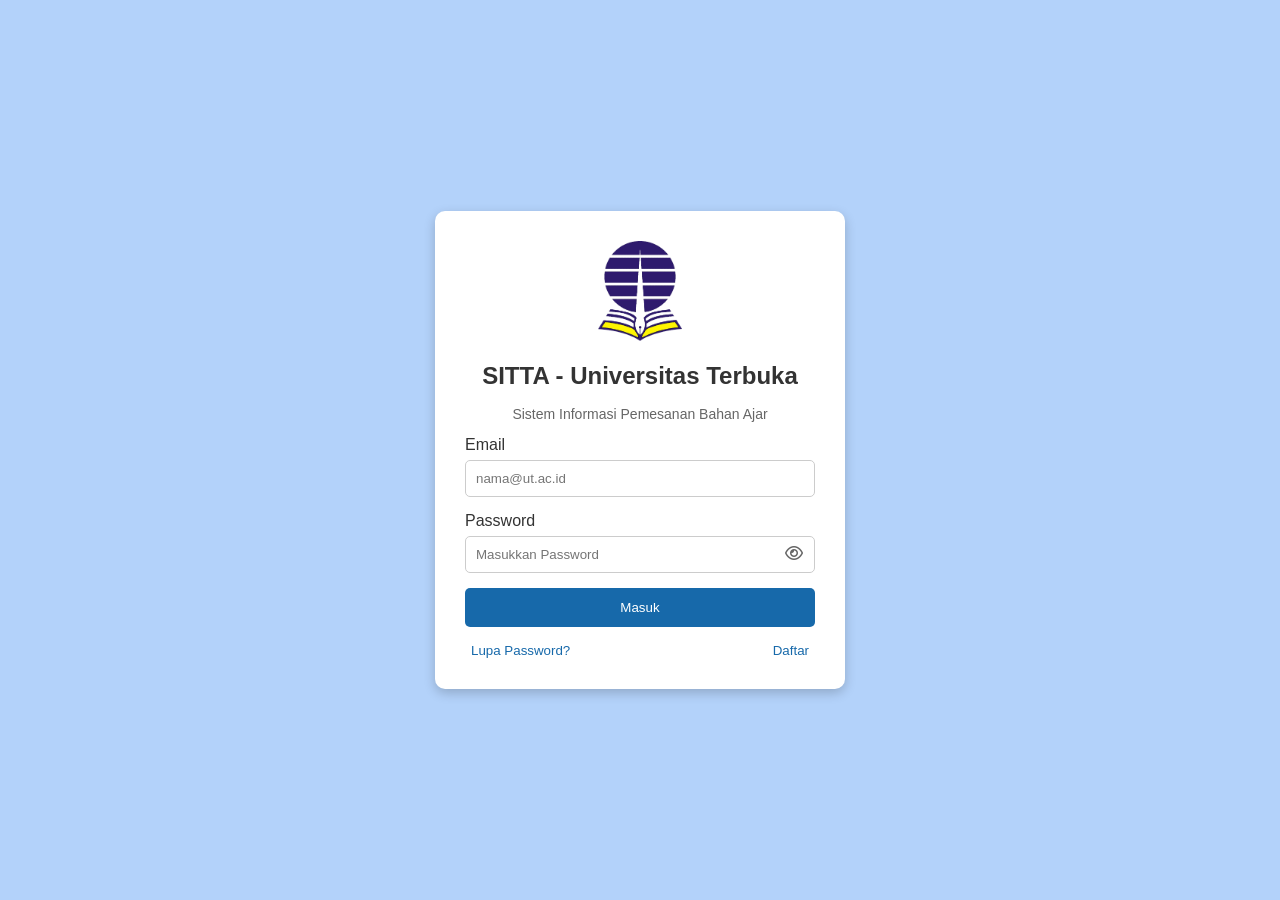
<file: index.html>
<!DOCTYPE html>
<html lang="id">
<head>
    <meta charset="UTF-8">
    <meta name="viewport" content="width=device-width, initial-scale=1.0">
    <title>SITTA - Login</title>
    <link rel="stylesheet" href="css/login.css">
    <link rel="stylesheet" href="https://cdnjs.cloudflare.com/ajax/libs/font-awesome/6.7.2/css/all.min.css">
</head>
<body class="login-body">
    <div class="container">
        <div class="login-container">
            <div class="login-card">
                <img src="img/logo-ut.jpg" alt="logo-ut" height="100px" width="90"> 
                <h1>SITTA - Universitas Terbuka</h1>
                <p>Sistem Informasi Pemesanan Bahan Ajar</p>
                <form id="login-form">
                    <div class="input-group">
                        <label for="email">Email</label>
                        <input type="email" id="email" placeholder="nama@ut.ac.id" required>
                    </div>
                    <div class="input-group">
                        <label for="password">Password</label>
                        <div class="password-wrapper">
                            <input type="password" id="password" placeholder="Masukkan Password" required>
                            <span class="toggle-password" id="togglePassword">
                                <i class="far fa-eye"></i>
                            </span>
                        </div>
                    </div>    
                    <button type="submit" class="btn-login">Masuk</button>
                </form>
                <div class="login-footer">
                    <button id="lupaPasswordBtn" class="link-btn">Lupa Password?</button>
                    <button id="daftarBtn" class="link-btn">Daftar</button>
                </div>
            </div>
        </div>
    </div> 
    

    <!--Lupa Password-->
    <div id="modalLupa" class="modal">
        <div class="modal-content">
            <span class="close">&times;</span>
            <h3>Lupa Password</h3>
            <p>Masukkan email anda, kami akan kirimkan petunjuk reset password.</p>
            <input type="email" id="resetEmail" placeholder="Email">
            <button id="sendResetBtn" class="btn-modal">Kirim</button>
        </div>
    </div>

    <!--Daftar--> 
    <div id="modalDaftar" class="modal">
        <div class="modal-content">
            <span class="close">&times;</span>
            <h3>Pendaftaran Akun Baru</h3>
            <p>Hubungi admin UT untuk pendaftaran resmi.</p>
            <input type="text" placeholder="Nama" id="daftarNama">
            <input type="email" placeholder="Email" id="daftarEmail">
            <input type="password" placeholder="Password" id="daftarPass">
            <button id="registerBtn" class="btn-modal">Daftar</button>
        </div>
    </div>

    <script src="js/data.js"></script>
    <script src="js/login.js"></script>
    <script>
        const togglePassword = document.getElementById('togglePassword');
        const passwordInput = document.getElementById('password');
        const eyeIcon = togglePassword.querySelector('i');

        togglePassword.addEventListener('click', function() {
            const type = passwordInput.getAttribute('type') === 'password' ? 'text' : 'password';
            passwordInput.setAttribute('type', type);
            if (type === 'password') {
                eyeIcon.classList.remove('fa-eye');
                eyeIcon.classList.add('fa-eye-slash');
            } else {
                eyeIcon.classList.remove('fa-eye-slash');
                eyeIcon.classList.add('fa-eye');
            }
        });
    </script>

</body>
</html>
</file>
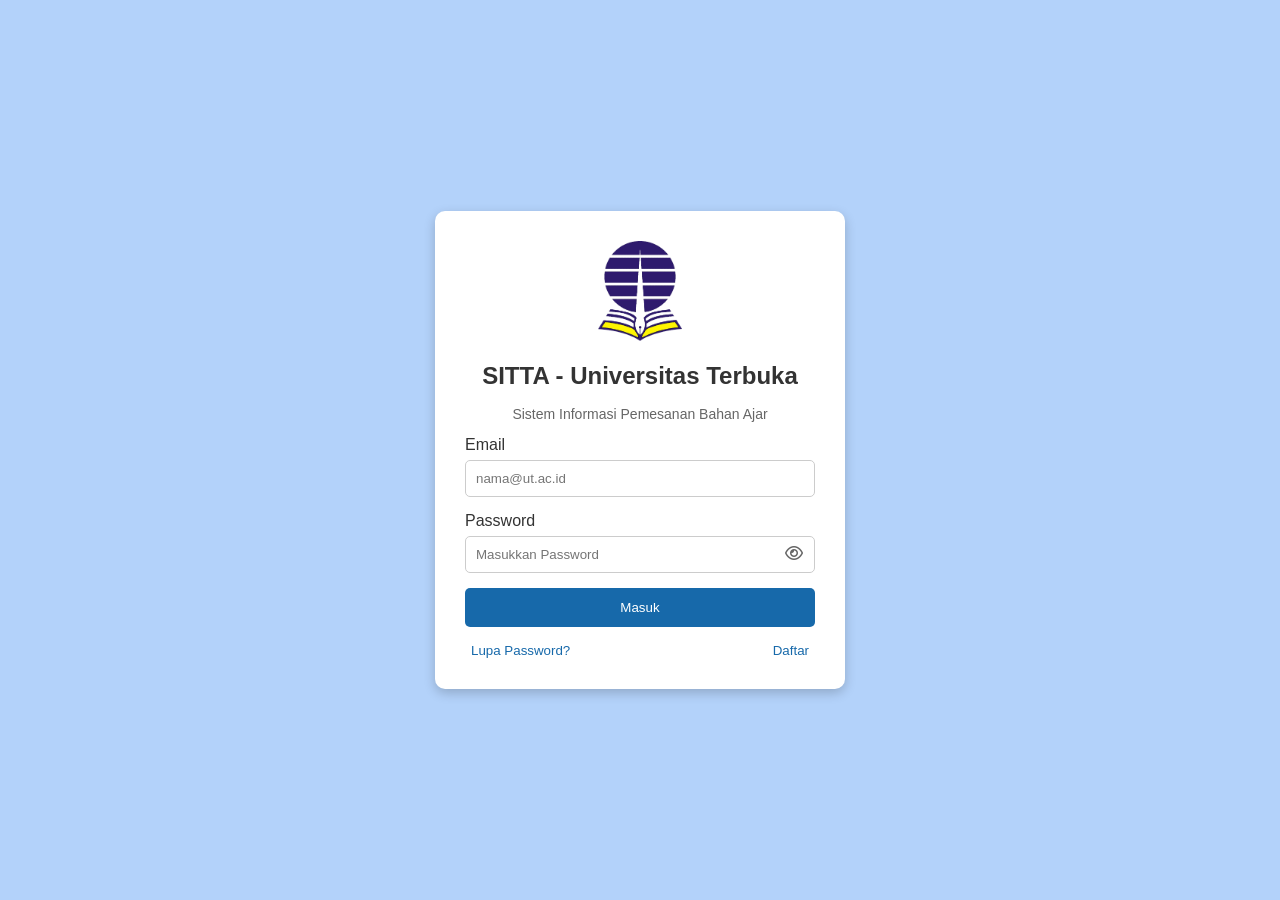
<file: dashboard.html>
<!DOCTYPE html>
<html lang="id">
<head>
    <meta charset="UTF-8">
    <meta name="viewport" content="width=device-width, initial-scale=1.0">
    <title>Dashboard - SITTA UT</title>
    <link rel="stylesheet" href="css/dashboard.css">
</head>
<body>
    <div class="dashboard-wrapper">
        <!--Header dengan logo-->
        <h2 class="logo">SITTA Bahan Ajar</h2>
        <button id="logoutBtn" class="btn-logout">Logout</button>
    </div>
    
    <!--Navigasi horizontal-->
    <nav class="nav-horizontal">
        <a href="stok.html" class="nav-item">Informasi Bahan Ajar</a>
        <a href="tracking.html" class="nav-item">Lacak Pengiriman</a>
        <div class="dropdown">
            <button class="dropbtn">Laporan</button>
            <div class="dropdown-content">
                <a href="laporan.html#monitoring">Monitoring Progress DO Bahan Ajar</a>
                <a href="laporan.html#rekap">Rekap Bahan Ajar</a>
            </div>
        </div>
        <a href="historis.html" class="nav-item">Historis Transaksi Bahan Ajar</a>
    </nav>

    <!--Main content-->
    <main class="dashboard-content">
        <div class="greeting-area">
            <h1>Dashboard Aplikasi SITTA</h1>
            <p id="greeting" class="greeting-text"></p>
        </div>
        
        <div class="monitoring-grid">
        <!--Card Monitoring Progress DO-->
            <div class="dashboard-card">
                <h3>Monitoring Progress DO Bahan Ajar</h3>
                <div class="table-wrapper">
                    <table class="compact-table">
                        <thead>
                            <tr><th>Nomor DO</th><th>Mahasiswa</th><th>Status</th><th>Progress</th></tr>
                        </thead>
                        <tbody id="monitoringBody"></tbody>
                    </table>
                </div>
                <div class="card-footer">
                    <a href="laporan.html" class="link-more">Lihat Selengkapnya</a>
                </div>
            </div>

            <!--Card rekap bahan ajar-->
            <div class="dashboard-card">
                <h3>Rekap Bahan Ajar</h3>
                <div class="table-wrapper">
                    <table class="compact-table">
                        <thead>
                            <tr><th>Kode Barang</th><th>Nama Barang</th><th>Stok</th></tr>
                        </thead>
                        <tbody id="rekapBody"></tbody>
                    </table>
                </div>
                <div class="card-footer">
                    <a href="stok.html" class="link-more">Kelola Stok</a>
                </div>
            </div>
        </div>
    </main>

    <script src="js/data.js"></script>
    <script src="js/dashboard.js"></script>
</body>
</html>
</file>
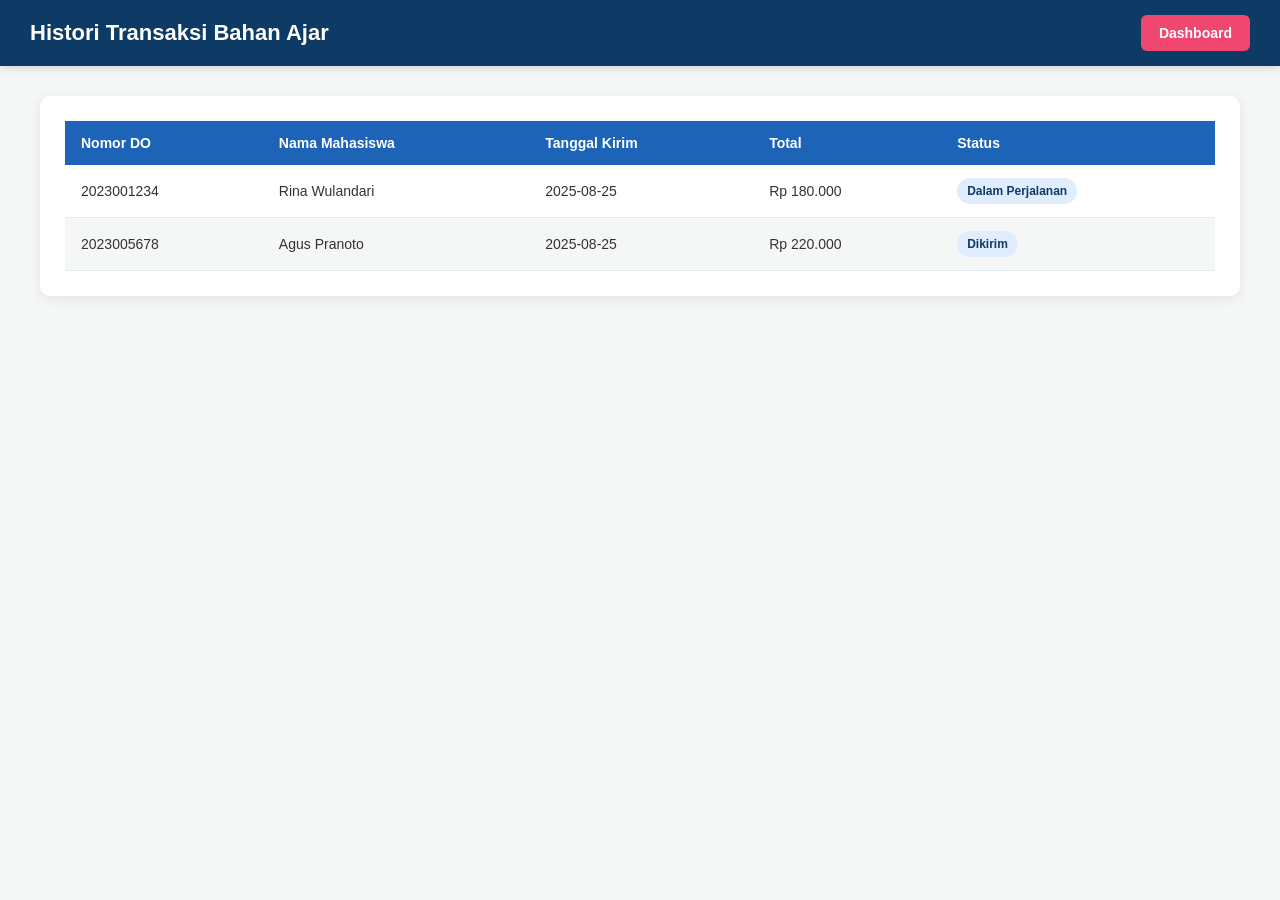
<file: historis.html>
<!DOCTYPE html>
<html lang="id">
<head>
    <meta charset="UTF-8">
    <meta name="viewport" content="width=device-width, initial-scale=1.0">
    <title>Histori Transaksi - SITTA UT</title>
    <link rel="stylesheet" href="css/historis.css">
</head>
<body>
    <div class="app-container">
        <nav class="navbar">
            <h2>Histori Transaksi Bahan Ajar</h2>
            <button class="btn-back" onclick="location.href='dashboard.html'">Dashboard</button>
        </nav>
        <div>
            <table>
                <thead><tr><th>Nomor DO</th><th>Nama Mahasiswa</th><th>Tanggal Kirim</th><th>Total</th><th>Status</th></tr></thead>
                <tbody id="historiBody"></tbody>
            </table>
        </div>
    </div>
    <script src="js/data.js"></script>
    <script src="js/historis.js"></script>
</body>
</html>
</file>
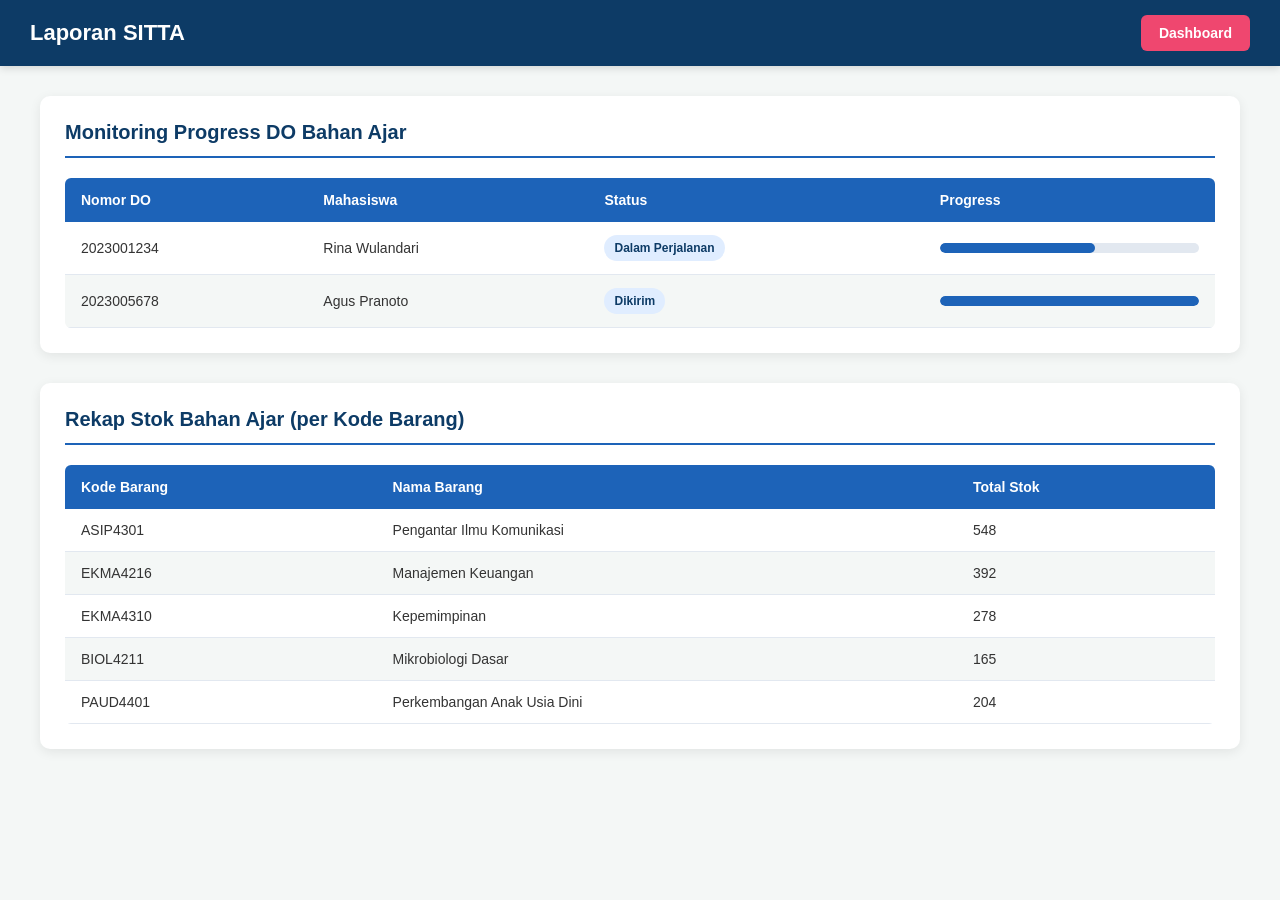
<file: laporan.html>
<!DOCTYPE html>
<html lang="id">
<head>
    <meta charset="UTF-8">
    <meta name="viewport" content="width=device-width, initial-scale=1.0">
    <title>Laporan - SITTA UT</title>
    <link rel="stylesheet" href="css/laporan.css">
</head>
<body>
    <div class="app-container">
        <nav class="navbar">
            <h2>Laporan SITTA</h2>
            <button class="btn-back" onclick="location.href='dashboard.html'">Dashboard</button>
        </nav>
        <div class="report-section" id="monitoring">
            <h3>Monitoring Progress DO Bahan Ajar</h3>
            <div class="table-wrapper">
                <table id="tabelDO">
                    <thead><tr><th>Nomor DO</th><th>Mahasiswa</th><th>Status</th><th>Progress</th></tr></thead>
                    <tbody id="doBody"></tbody>
                </table>
            </div>
        </div>
        <div class="report-section" id="rekap">
            <h3>Rekap Stok Bahan Ajar (per Kode Barang)</h3>
            <div class="table-wrapper">
                <table id="tabelRekap">
                    <thead><tr><th>Kode Barang</th><th>Nama Barang</th><th>Total Stok</th></tr></thead>
                    <tbody id="rekapBody"></tbody>
                </table>
            </div>
        </div>
    </div>
    <script src="js/data.js"></script>
    <script src="js/laporan.js"></script>
</body>
</html>
</file>
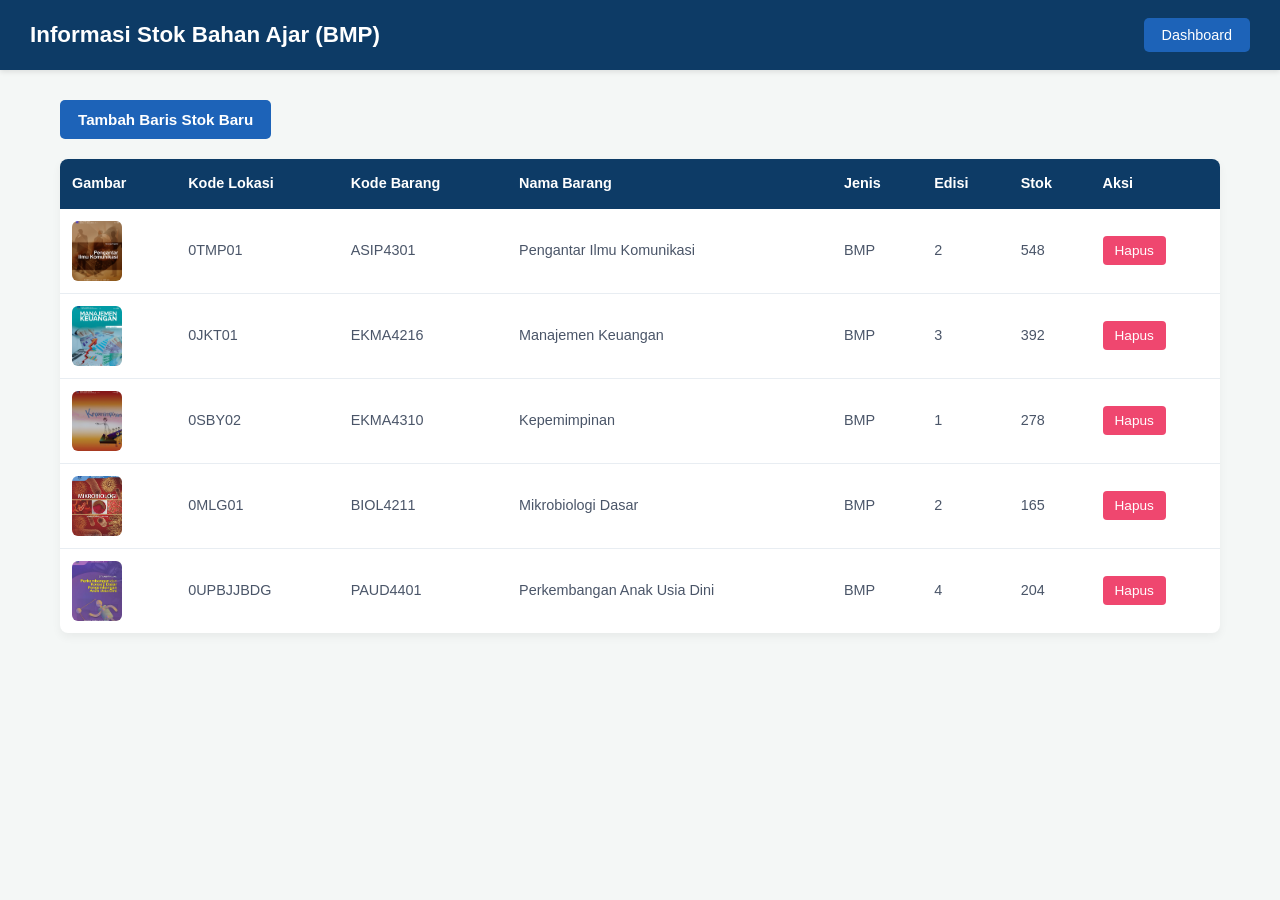
<file: stok.html>
<!DOCTYPE html>
<html lang="id">
<head>
    <meta charset="UTF-8">
    <meta name="viewport" content="width=device-width, initial-scale=1.0">
    <title>Stok - SITTA UT</title>
    <link rel="stylesheet" href="css/stok.css">
</head>
<body>
    <div class="app-container">
        <nav class="navbar">
            <h2>Informasi Stok Bahan Ajar (BMP)</h2>
            <button class="btn-back" onclick="location.href='dashboard.html'">Dashboard</button>
        </nav>
        <main>
            <button id="tambahBarisBtn" class="btn-primary">Tambah Baris Stok Baru</button>
            <div class="table-wrapper">
                <table id="tabelStok">
                    <thead>
                        <tr>
                            <th>Gambar</th>
                            <th>Kode Lokasi</th>
                            <th>Kode Barang</th>
                            <th>Nama Barang</th>
                            <th>Jenis</th>
                            <th>Edisi</th>
                            <th>Stok</th>
                            <th>Aksi</th>
                        </tr>
                    </thead>
                    <tbody id="stokBody"></tbody>
                </table>
            </div>
        </main>
    </div>

    <!--Modal Tambah Stok-->
    <div id="modalTambahStok" class="modal">
        <div class="modal-content">
            <span class="close">&times;</span>
            <h3>Tambah Stok Baru</h3>
            <input type="text" id="newKodeLokasi" placeholder="Kode Lokasi"><br>
            <input type="text" id="newKodeBarang" placeholder="Kode Barang"><br>
            <input type="text" id="newNamaBarang" placeholder="Nama Barang"><br>
            <input type="text" id="newJenis" placeholder="Jenis (BMP)"><br>
            <input type="number" id="newEdisi" placeholder="Edisi"><br>
            <input type="number" id="newStok" placeholder="Stok"><br>
            <input type="text" id="newCover" placeholder="URL Gambar (contoh; img/buku.jpg)"><br>
            <button id="simpanStokBaru" class="btn-modal">Simpan</button>
        </div>
    </div>

    <script src="js/data.js"></script>
    <script src="js/stok.js"></script>
</body>
</html>
</file>
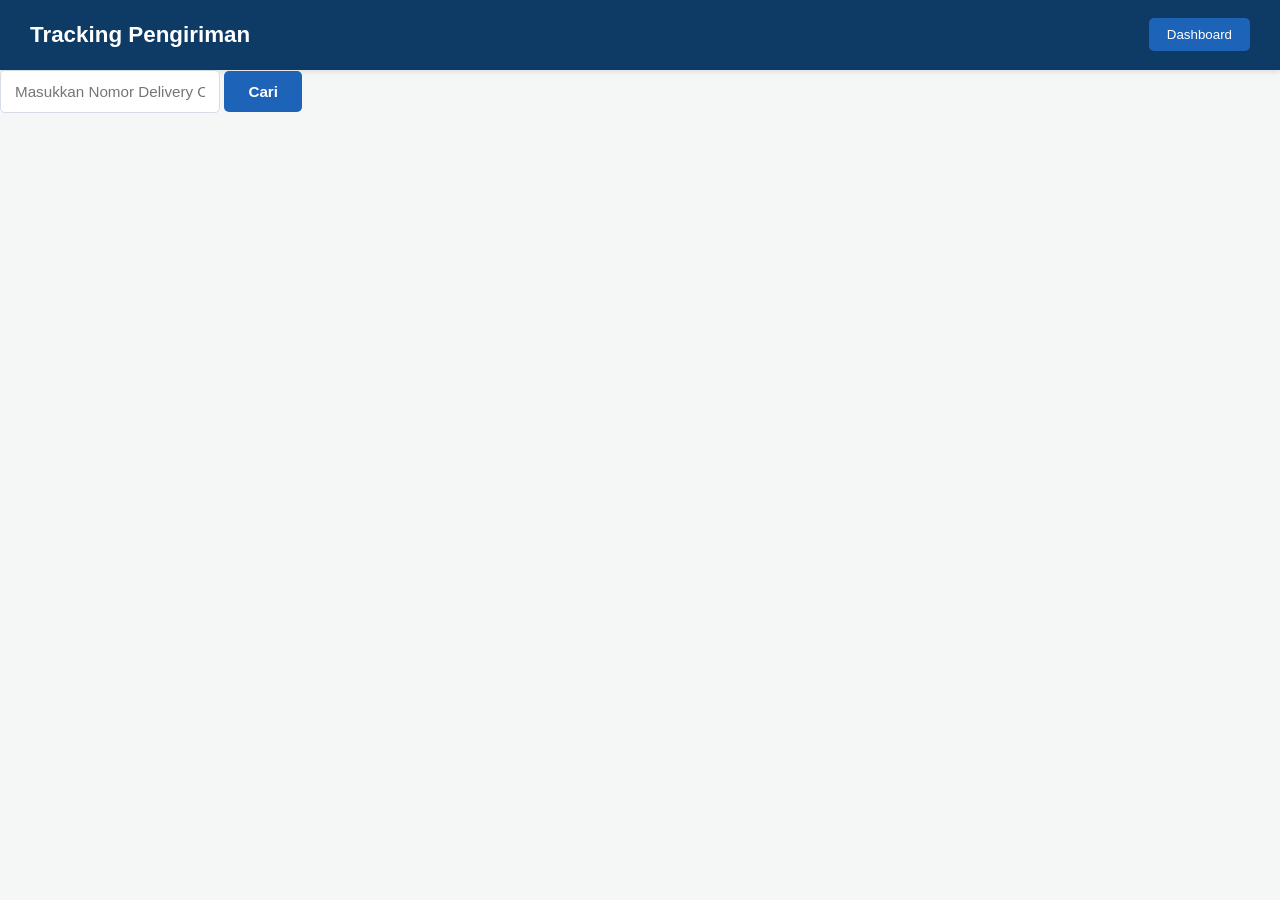
<file: tracking.html>
<!DOCTYPE html>
<html lang="id">
<head>
    <meta charset="UTF-8">
    <meta name="viewport" content="width=device-width, initial-scale=1.0">
    <title>Tracking - SITTA UT</title>
    <link rel="stylesheet" href="css/tracking.css">
</head>
<body>
    <div class="app-container">
        <nav class="navbar">
            <h2>Tracking Pengiriman</h2>
            <button class="btn-back" onclick="location.href='dashboard.html'">Dashboard</button>
        </nav>
        <div class="tracking-box">
            <input type="text" id="noDO" placeholder="Masukkan Nomor Delivery Order" class>
            <button id="cariBtn" class="btn-primary">Cari</button>
        </div>
        <div id="hasilTracking" classs="tracking-result" style="display:none;"></div>
    </div>
    <script src="js/data.js"></script>
    <script src="js/tracking.js"></script>
</body>
</html>
</file>
<file: css/login.css>
body {
    margin: 0;
    font-family: Arial, sans-serif;
    background-color: #b3d2fa;
    color: #333333;
}

.container {
    min-height: 100vh;
    display: flex;
    justify-content: center;
    align-items: center;
}

.login-card {
    width: 350px;
    padding: 30px;
    background-color: white;
    border-radius: 10px;
    text-align: center;
    box-shadow: 0 4px 12px rgba(0, 0, 0, 0.20);
}

.login-card h1 {
    font-size: 24px;
}

.login-card p {
    font-size: 14px;
    color: #666666;
}

.input-group {
    margin-bottom: 15px;
    text-align: left;
}

.input-group label {
    display: block;
    margin-bottom: 6px;
}

.input-group input {
    width: 100%;
    padding: 10px;
    border: 1px solid #cccccc;
    border-radius: 5px;
    box-sizing: border-box;
}

.password-wrapper {
    position: relative;
}

.password-wrapper input {
    padding-right: 40px;
}

.toggle-password {
    position: absolute;
    right: 12px;
    top: 50%;
    transform: translateY(-50%);
    cursor: pointer;
    color: #666666;
}

.btn-login {
    width: 100%;
    padding: 12px;
    border: none;
    border-radius: 5px;
    background-color: #1769aa;
    color: white;
    cursor: pointer;
}

.login-footer {
    display: flex;
    justify-content: space-between;
    align-items: center;
    margin-top: 15px;
}

.modal {
    display: none;
    position: fixed;
    inset: 0;
    justify-content: center;
    align-items: center;
    z-index: 1000;
    background-color: rgba(0, 0, 0, 0.7);
}

.modal-content {
    position: relative;
    width: 350px;
    max-width: 85%;
    padding: 25px;
    background-color: white;
    border-radius: 10px;
    box-shadow: 0 4px 15px rgba(0, 0, 0, 0.2);
    text-align: center;
}

.modal-content input {
    display: block;
    width: 100%;
    box-sizing: border-box;
    padding: 10px;
    margin: 10px 0;
    border: 1px solid #cccccc;
    border-radius: 5px;
}

.btn-modal {
    display: block;
    width: 100%;
    box-sizing: border-box;
    padding: 12px;
    margin-top: 15px;
    border: none;
    border-radius: 5px;
    background-color: #1769aa;
    color: white;
    cursor: pointer;
}

.modal-content .close {
    position: absolute;
    top: 10px;
    right: 15px;
    font-size: 24px;
    cursor: pointer;
}

.link-btn {
    border: none;
    background: none;
    color: #1769aa;
    cursor: pointer;
}
</file>
<file: css/dashboard.css>
* {
    margin: 0;
    padding: 0;
    box-sizing: border-box;
    font-family: 'Segoe UI', Tahoma, Geneva, Verdana, sans-serif;
}

body {
    background-color: #f4f7f6;
    color: #333333;
    min-height: 100vh;
}

/*header*/
.dashboard-wrapper{
    background-color: #0d3b66;
    color: #ffffff;
    padding: 15px 30px;
    display: flex;
    justify-content: space-between;
    align-items: center;
    box-shadow: 0 2px 5px rgba(0, 0, 0, 0.1);
}

.logo {
    font-size: 1.5rem;
    font-weight: 600;
    letter-spacing: 0.5px;
}

.btn-logout {
    background-color: #ef476f;
    color: #ffffff;
    border: none;
    padding: 8px 16px;
    border-radius: 4px;
    font-size: 0.9rem;
    cursor: pointer;
    transition: background-color 0.2s ease;
}

.btn-logout:hover {
    background-color: #d9385d;
}

/* navigasi horixontal*/
.nav-horizontal {
    background-color: #1d63b8;
    display: flex;
    padding: 0 30px;
    box-shadow: 0 2px 4px rgba(0, 0, 0, 0.05);
    position: relative;
    z-index: 100;
}

.nav-item, .dropbtn {
    color: #ffffff;
    background: none;
    border: none;
    padding: 14px 20px;
    text-decoration: none;
    font-size: 0.95rem;
    cursor: pointer;
    display: inline-block;
    transition: background-color 0.2s ease;
}

.nav-item:hover, .dropbtn:hover, .dropdown:hover .dropbtn {
    background-color: #134988;
}

/* Dropdown Menu Styles */
.dropdown {
    position: relative;
    display: inline-block;
}

.dropdown-content {
    display: none;
    position: absolute;
    background-color: #ffffff;
    min-width: 240px;
    box-shadow: 0 8px 16px rgba(0, 0, 0, 0.15);
    border-radius: 4px;
    z-index: 1000;
    top: 100%;
    left: 0;
}

.dropdown-content a {
    color: #333333;
    padding: 12px 16px;
    text-decoration: none;
    display: block;
    font-size: 0.9rem;
    transition: background-color 0.2s ease, color 0.2s ease;
}

.dropdown-content a:hover {
    background-color: #e8f1fc;
    color: #1d63b8;
}

.dropdown:hover .dropdown-content {
    display: block;
}

/*main content*/
.dashboard-content {
    max-width: 1200px;
    margin: 30px auto;
    padding: 0 20px;
}

.greeting-area {
    margin-bottom: 25px;
}

.greeting-area h1 {
    font-size: 1.8rem;
    color: #0d3b66;
    margin-bottom: 5px;
}

.greeting-text {
    font-size: 1.1rem;
    color: #555555;
    font-weight: 500;
}

/*gird and card*/
.monitoring-grid {
    display: grid;
    grid-template-columns: repeat(auto-fit, minmax(500px, 1fr));
    gap: 25px;
}

.dashboard-card {
    background-color: #ffffff;
    border-radius: 8px;
    box-shadow: 0 4px 6px rgba(0, 0, 0, 0.05);
    padding: 20px;
    display: flex;
    flex-direction: column;
    justify-content: space-between;
    border-top: 4px solid #1d63b8;
}

.dashboard-card h3 {
    font-size: 1.1rem;
    color: #0d3b66;
    margin-bottom: 15px;
    padding-bottom: 8px;
    border-bottom: 1px solid #eaeaea;
}

/*table*/
.table-wrapper {
    overflow-x: auto;
    margin-bottom: 15px;
}

.compact-table {
    width: 100%;
    border-collapse: collapse;
    text-align: left;
    font-size: 0.9rem;
}

.compact-table th {
    background-color: #f1f5f9;
    color: #0d3b66;
    padding: 10px 12px;
    font-weight: 600;
    border-bottom: 2px solid #e2e8f0;
}

.compact-table td {
    padding: 10px 12px;
    border-bottom: 1px solid #f1f5f9;
    color: #4a5568;
}

.compact-table tbody tr:hover {
    background-color: #f8fafc;
}

/*card footer link*/
.card-footer {
    text-align: right;
    padding-top: 5px;
}

.link-more {
    color: #1d63b8;
    text-decoration: none;
    font-size: 0.9rem;
    font-weight: 600;
    transition: color 0.2s ease;
}

.link-more:hover {
    color: #0d3b66;
    text-decoration: underline;
}

@media (max-width: 768px) {
    .dashboard-wrapper {
        flex-direction: column;
        gap: 10px;
        text-align: center;
    }

    .nav-horizontal {
        flex-direction: column;
        padding: 0;
    }

    .dropdown-content {
        position: relative;
        box-shadow: none;
        background-color: #134988;
    }

    .dropdown-content a {
        color: #ffffff;
        padding-left: 30px;
    }

    .dropdown-content a:hover {
        background-color: #0d3b66;
        color: #ffffff;
    }

    .monitoring-grid {
        grid-template-columns: 1fr;
    }
}
</file>
<file: css/historis.css>
* {
    margin: 0;
    padding: 0;
    box-sizing: border-box;
    font-family: 'Segoe UI', Tahoma, Geneva, Verdana, sans-serif;
}

body {
    background-color: #f4f7f6;
    color: #333333;
    min-height: 100vh;
}

.app-container {
    width: 100%;
    min-height: 100vh;
    padding-bottom: 30px;
}

/* Navbar */
.navbar {
    background-color: #0d3b66;
    color: #ffffff;
    padding: 15px 30px;
    display: flex;
    justify-content: space-between;
    align-items: center;
    gap: 15px;
    box-shadow: 0 2px 8px rgba(0, 0, 0, 0.15);
}

.navbar h2 {
    font-size: 22px;
    font-weight: 600;
}

.btn-back {
    background-color: #ef476f;
    color: #ffffff;
    border: none;
    padding: 10px 18px;
    border-radius: 6px;
    cursor: pointer;
    font-size: 14px;
    font-weight: 600;
    transition: background-color 0.3s;
}

.btn-back:hover {
    background-color: #d9385d;
}

/* Kontainer tabel */
.app-container > div:not(.navbar) {
    max-width: 1200px;
    margin: 30px auto;
    padding: 25px;
    background-color: #ffffff;
    border-radius: 10px;
    box-shadow: 0 3px 12px rgba(0, 0, 0, 0.08);
    overflow-x: auto;
}

/* Tabel histori */
.app-container table {
    width: 100%;
    border-collapse: collapse;
    background-color: #ffffff;
}

.app-container th {
    background-color: #1d63b8;
    color: #ffffff;
    padding: 14px 16px;
    text-align: left;
    font-size: 14px;
    white-space: nowrap;
}

.app-container td {
    padding: 13px 16px;
    border-bottom: 1px solid #e2e8f0;
    font-size: 14px;
    vertical-align: middle;
}

.app-container tbody tr:nth-child(even) {
    background-color: #f4f7f6;
}

.app-container tbody tr:hover {
    background-color: #e8f1fb;
}

/* Label status */
.status-badge {
    display: inline-block;
    padding: 6px 10px;
    border-radius: 20px;
    background-color: #e0edff;
    color: #0d3b66;
    font-size: 12px;
    font-weight: 600;
    white-space: nowrap;
}

/* Tampilan HP */
@media screen and (max-width: 768px) {
    .navbar {
        padding: 15px 20px;
        flex-wrap: wrap;
    }

    .navbar h2 {
        font-size: 18px;
    }

    .app-container > div:not(.navbar) {
        margin: 20px 12px;
        padding: 18px 12px;
    }

    .app-container th,
    .app-container td {
        padding: 10px;
        font-size: 12px;
    }

    .btn-back {
        background-color: #ef476f;
        color: #ffffff;
        border: none;
        padding: 10px 18px;
        border-radius: 6px;
        cursor: pointer;
        font-size: 14px;
        font-weight: 600;
        transition: background-color 0.3s ease;
    }

    .btn-back:hover {
        background-color: #d9385d;
    }
}
</file>
<file: css/laporan.css>
*{
    margin: 0;
    padding: 0;
    box-sizing: border-box;
    font-family: 'Segoe UI', Tahoma, Geneva, Verdana, sans-serif;
}

body {
    background-color: #f4f7f6;
    color: #333333;
    min-height: 100vh;
}

.app-container {
    width: 100%;
    min-height: 100vh;
    padding-bottom: 30px;
}

/* Navbar */
.navbar {
    background-color: #0d3b66;
    color: #ffffff;
    padding: 15px 30px;
    display: flex;
    justify-content: space-between;
    align-items: center;
    gap: 15px;
    box-shadow: 0 2px 8px rgba(0, 0, 0, 0.15);
}

.navbar h2 {
    font-size: 22px;
    font-weight: 600;
}

.btn-back {
    background-color: #ef476f;
    color: #ffffff;
    border: none;
    padding: 10px 18px;
    border-radius: 6px;
    cursor: pointer;
    font-size: 14px;
    font-weight: 600;
    transition: background-color 0.3s;
}

.btn-back:hover {
    background-color: #d9385d;
}

/* Bagian laporan */
.report-section {
    max-width: 1200px;
    margin: 30px auto;
    padding: 25px;
    background-color: #ffffff;
    border-radius: 10px;
    box-shadow: 0 3px 12px rgba(0, 0, 0, 0.08);
}

.report-section h3 {
    color: #0d3b66;
    font-size: 20px;
    margin-bottom: 20px;
    padding-bottom: 12px;
    border-bottom: 2px solid #1d63b8;
}

/* Pembungkus tabel */
.table-wrapper {
    width: 100%;
    overflow-x: auto;
    border-radius: 6px;
}

/* Tabel laporan */
.table-wrapper table {
    width: 100%;
    border-collapse: collapse;
    background-color: #ffffff;
}

.table-wrapper th {
    background-color: #1d63b8;
    color: #ffffff;
    padding: 14px 16px;
    text-align: left;
    font-size: 14px;
    white-space: nowrap;
}

.table-wrapper td {
    padding: 13px 16px;
    border-bottom: 1px solid #e2e8f0;
    font-size: 14px;
    vertical-align: middle;
}

.table-wrapper tbody tr:nth-child(even) {
    background-color: #f4f7f6;
}

.table-wrapper tbody tr:hover {
    background-color: #e8f1fb;
}

/* Status */
.status-badge {
    display: inline-block;
    padding: 6px 10px;
    border-radius: 20px;
    background-color: #e0edff;
    color: #0d3b66;
    font-size: 12px;
    font-weight: 600;
    white-space: nowrap;
}

/* Progress pengiriman */
.progress-bar {
    width: 100%;
    min-width: 100px;
    height: 10px;
    background-color: #e2e8f0;
    border-radius: 10px;
    overflow: hidden;
}

.progress-fill {
    height: 100%;
    background-color: #1d63b8;
    border-radius: 10px;
    transition: width 0.3s ease;
}

/* Tampilan HP */
@media screen and (max-width: 768px) {
    .navbar {
        padding: 15px 20px;
        flex-wrap: wrap;
    }

    .navbar h2 {
        font-size: 18px;
    }

    .report-section {
        margin: 20px 12px;
        padding: 18px 12px;
    }

    .report-section h3 {
        font-size: 17px;
    }

    .table-wrapper th,
    .table-wrapper td {
        padding: 10px;
        font-size: 12px;
    }

    .btn-back {
        padding: 8px 12px;
    }
}
</file>
<file: css/stok.css>
/* ===== RESET & DASAR ===== */
* {
    margin: 0;
    padding: 0;
    box-sizing: border-box;
    font-family: 'Segoe UI', Tahoma, Geneva, Verdana, sans-serif;
}

body {
    background-color: #f4f7f6;
    color: #333333;
    min-height: 100vh;
    line-height: 1.5;
}

.app-container {
    width: 100%;
    min-height: 100vh;
}

/* ===== NAVBAR ===== */
.navbar {
    background-color: #0d3b66;
    color: #ffffff;
    padding: 18px 30px;
    display: flex;
    justify-content: space-between;
    align-items: center;
    gap: 15px;
    box-shadow: 0 2px 5px rgba(0, 0, 0, 0.1);
}

.navbar h2 {
    font-size: 1.4rem;
    font-weight: 600;
}

.btn-back {
    background-color: #1d63b8;
    color: #ffffff;
    border: none;
    padding: 9px 18px;
    border-radius: 5px;
    font-size: 0.9rem;
    cursor: pointer;
    transition: background-color 0.2s ease;
}

.btn-back:hover {
    background-color: #134988;
}

/* ===== KONTEN UTAMA ===== */
main {
    max-width: 1200px;
    margin: 30px auto;
    padding: 0 20px;
}

.btn-primary {
    background-color: #1d63b8;
    color: #ffffff;
    border: none;
    padding: 11px 18px;
    margin-bottom: 20px;
    border-radius: 5px;
    font-size: 0.95rem;
    font-weight: 600;
    cursor: pointer;
    transition: background-color 0.2s ease;
}

.btn-primary:hover {
    background-color: #134988;
}

/* ===== TABEL STOK ===== */
.table-wrapper {
    width: 100%;
    overflow-x: auto;
    background-color: #ffffff;
    border-radius: 8px;
    box-shadow: 0 4px 10px rgba(0, 0, 0, 0.05);
}

#tabelStok {
    width: 100%;
    min-width: 850px;
    border-collapse: collapse;
    text-align: left;
    font-size: 0.9rem;
}

#tabelStok th {
    background-color: #0d3b66;
    color: #ffffff;
    padding: 14px 12px;
    font-weight: 600;
    white-space: nowrap;
}

#tabelStok td {
    padding: 12px;
    border-bottom: 1px solid #e8edf2;
    color: #4a5568;
    vertical-align: middle;
}

#tabelStok tbody tr:hover {
    background-color: #f1f6fc;
}

#tabelStok tbody tr:last-child td {
    border-bottom: none;
}

#tabelStok img {
    display: block;
    object-fit: cover;
    border-radius: 6px;
}

/* ===== TOMBOL HAPUS ===== */
.btn-small {
    background-color: #ef476f;
    color: #ffffff;
    border: none;
    padding: 7px 12px;
    border-radius: 4px;
    cursor: pointer;
    font-size: 0.85rem;
    transition: background-color 0.2s ease;
}

.btn-small:hover {
    background-color: #d9385d;
}

/* ===== MODAL TAMBAH STOK ===== */
.modal {
    display: none;
    position: fixed;
    inset: 0;
    z-index: 1000;
    background-color: rgba(13, 59, 102, 0.55);
    justify-content: center;
    align-items: center;
    padding: 20px;
}

.modal-content {
    position: relative;
    background-color: #ffffff;
    width: 100%;
    max-width: 450px;
    max-height: 90vh;
    overflow-y: auto;
    padding: 28px;
    border-radius: 10px;
    box-shadow: 0 10px 30px rgba(0, 0, 0, 0.2);
}

.modal-content h3 {
    color: #0d3b66;
    margin-bottom: 20px;
    padding-bottom: 12px;
    border-bottom: 2px solid #e8edf2;
}

.close {
    position: absolute;
    top: 12px;
    right: 18px;
    color: #777777;
    font-size: 28px;
    font-weight: bold;
    cursor: pointer;
}

.close:hover {
    color: #ef476f;
}

.modal-content input {
    width: 100%;
    padding: 11px 12px;
    margin-bottom: 12px;
    border: 1px solid #d5dce5;
    border-radius: 5px;
    font-size: 0.9rem;
    outline: none;
}

.modal-content input:focus {
    border-color: #1d63b8;
    box-shadow: 0 0 0 3px rgba(29, 99, 184, 0.12);
}

.btn-modal {
    width: 100%;
    background-color: #0d3b66;
    color: #ffffff;
    border: none;
    padding: 12px;
    margin-top: 5px;
    border-radius: 5px;
    font-size: 0.95rem;
    font-weight: 600;
    cursor: pointer;
    transition: background-color 0.2s ease;
}

.btn-modal:hover {
    background-color: #1d63b8;
}

/* ===== RESPONSIVE ===== */
@media (max-width: 768px) {
    .navbar {
        flex-direction: column;
        text-align: center;
        padding: 18px 20px;
    }

    .navbar h2 {
        font-size: 1.2rem;
    }

    main {
        margin: 20px auto;
        padding: 0 12px;
    }

    .btn-primary {
        width: 100%;
    }

    .modal-content {
        padding: 24px 18px;
    }
}
</file>
<file: css/tracking.css>
/* ===== RESET & DASAR ===== */
* {
    margin: 0;
    padding: 0;
    box-sizing: border-box;
    font-family: 'Segoe UI', Tahoma, Geneva, Verdana, sans-serif;
}

body {
    background-color: #f4f7f6;
    color: #333333;
    min-height: 100vh;
    line-height: 1.5;
}

.app-container {
    min-height: 100vh;
}

/* ===== NAVBAR ===== */
.navbar {
    background-color: #0d3b66;
    color: #ffffff;
    padding: 18px 30px;
    display: flex;
    justify-content: space-between;
    align-items: center;
    gap: 15px;
    box-shadow: 0 2px 5px rgba(0, 0, 0, 0.1);
}

.navbar h2 {
    font-size: 1.4rem;
    font-weight: 600;
}

.btn-back {
    background-color: #1d63b8;
    color: #ffffff;
    border: none;
    padding: 9px 18px;
    border-radius: 5px;
    cursor: pointer;
    transition: background-color 0.2s ease;
}

.btn-back:hover {
    background-color: #134988;
}

/* ===== KONTEN TRACKING ===== */
main {
    max-width: 900px;
    margin: 35px auto;
    padding: 0 20px;
}

.tracking-form,
.search-container {
    display: flex;
    align-items: center;
    gap: 12px;
    flex-wrap: wrap;
    background-color: #ffffff;
    padding: 22px;
    border-radius: 8px;
    box-shadow: 0 4px 10px rgba(0, 0, 0, 0.05);
    margin-bottom: 25px;
}

#noDO {
    flex: 1;
    min-width: 200px;
    padding: 12px 14px;
    border: 1px solid #d5dce5;
    border-radius: 5px;
    font-size: 0.95rem;
    outline: none;
}

#noDO:focus {
    border-color: #1d63b8;
    box-shadow: 0 0 0 3px rgba(29, 99, 184, 0.12);
}

#cariBtn {
    background-color: #1d63b8;
    color: #ffffff;
    border: none;
    padding: 12px 24px;
    border-radius: 5px;
    font-size: 0.95rem;
    font-weight: 600;
    cursor: pointer;
    transition: background-color 0.2s ease;
}

#cariBtn:hover {
    background-color: #134988;
}

/* ===== HASIL TRACKING ===== */
#hasilTracking {
    display: none;
    background-color: #ffffff;
    padding: 25px;
    border-radius: 8px;
    border-top: 4px solid #1d63b8;
    box-shadow: 0 4px 10px rgba(0, 0, 0, 0.05);
    overflow-wrap: anywhere;
}

#hasilTracking h3 {
    color: #0d3b66;
    font-size: 1.25rem;
    margin-bottom: 20px;
    padding-bottom: 12px;
    border-bottom: 1px solid #e8edf2;
}

#hasilTracking div {
    margin-bottom: 12px;
    line-height: 1.6;
}

#hasilTracking strong {
    color: #0d3b66;
}

/* ===== PROGRESS BAR ===== */
.progress-bar {
    width: 100%;
    height: 12px;
    background-color: #e5eaf0;
    border-radius: 20px;
    overflow: hidden;
    margin-top: 10px;
}

.progress-fill {
    height: 100%;
    background-color: #1d63b8;
    border-radius: 20px;
    transition: width 0.5s ease;
}

/* ===== RIWAYAT PERJALANAN ===== */
#hasilTracking h4 {
    color: #0d3b66;
    margin: 18px 0 12px;
}

#hasilTracking ul {
    list-style: none;
    padding-left: 0;
}

#hasilTracking li {
    position: relative;
    padding: 12px 15px;
    margin-bottom: 10px;
    background-color: #f4f7fb;
    border-left: 3px solid #1d63b8;
    border-radius: 0 5px 5px 0;
    font-size: 0.9rem;
}

#hasilTracking hr {
    border: none;
    border-top: 1px solid #e8edf2;
    margin: 20px 0;
}

/* ===== RESPONSIVE ===== */
@media (max-width: 768px) {
    .navbar {
        flex-direction: column;
        text-align: center;
        padding: 18px 20px;
    }

    .navbar h2 {
        font-size: 1.2rem;
    }

    main {
        margin: 20px auto;
        padding: 0 12px;
    }

    .tracking-form,
    .search-container {
        flex-direction: column;
        align-items: stretch;
        padding: 16px;
    }

    #noDO {
        width: 100%;
        min-width: 0;
    }

    #cariBtn {
        width: 100%;
    }

    #hasilTracking {
        padding: 18px;
    }
}
</file>
